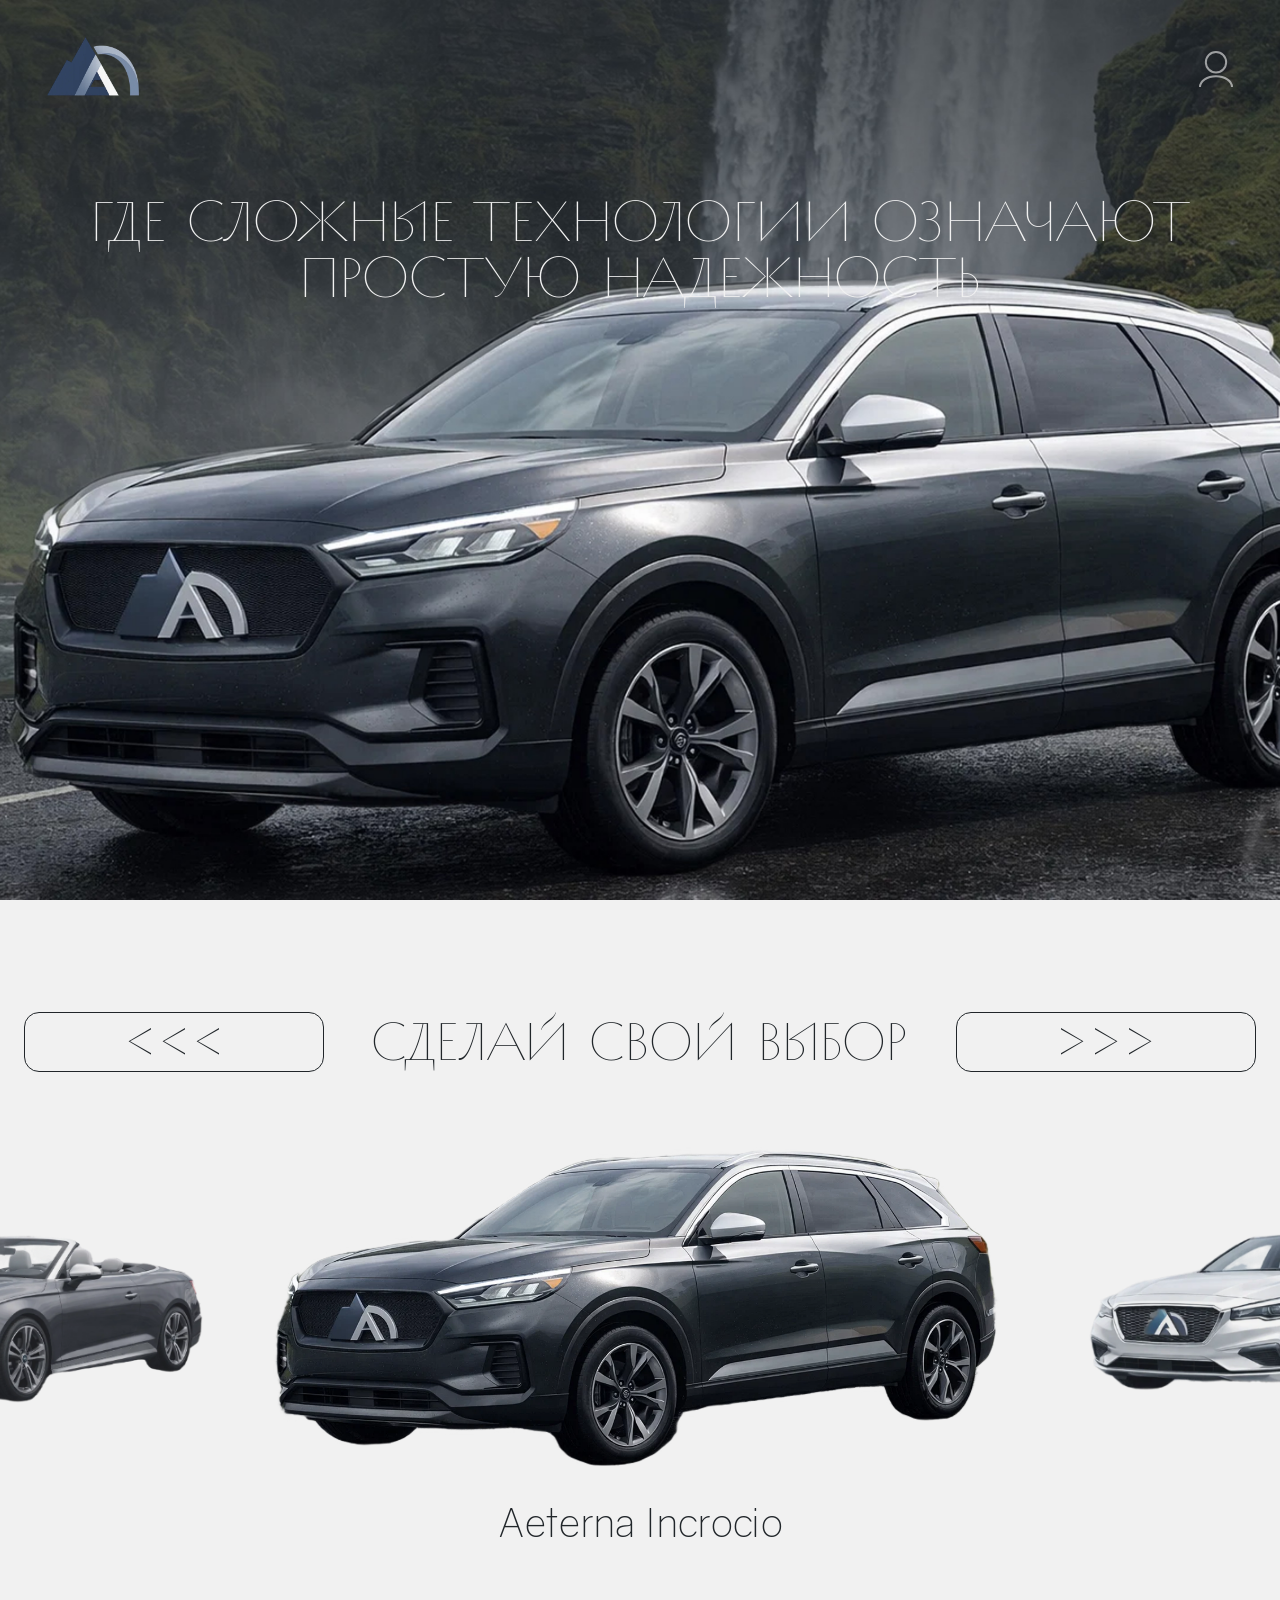
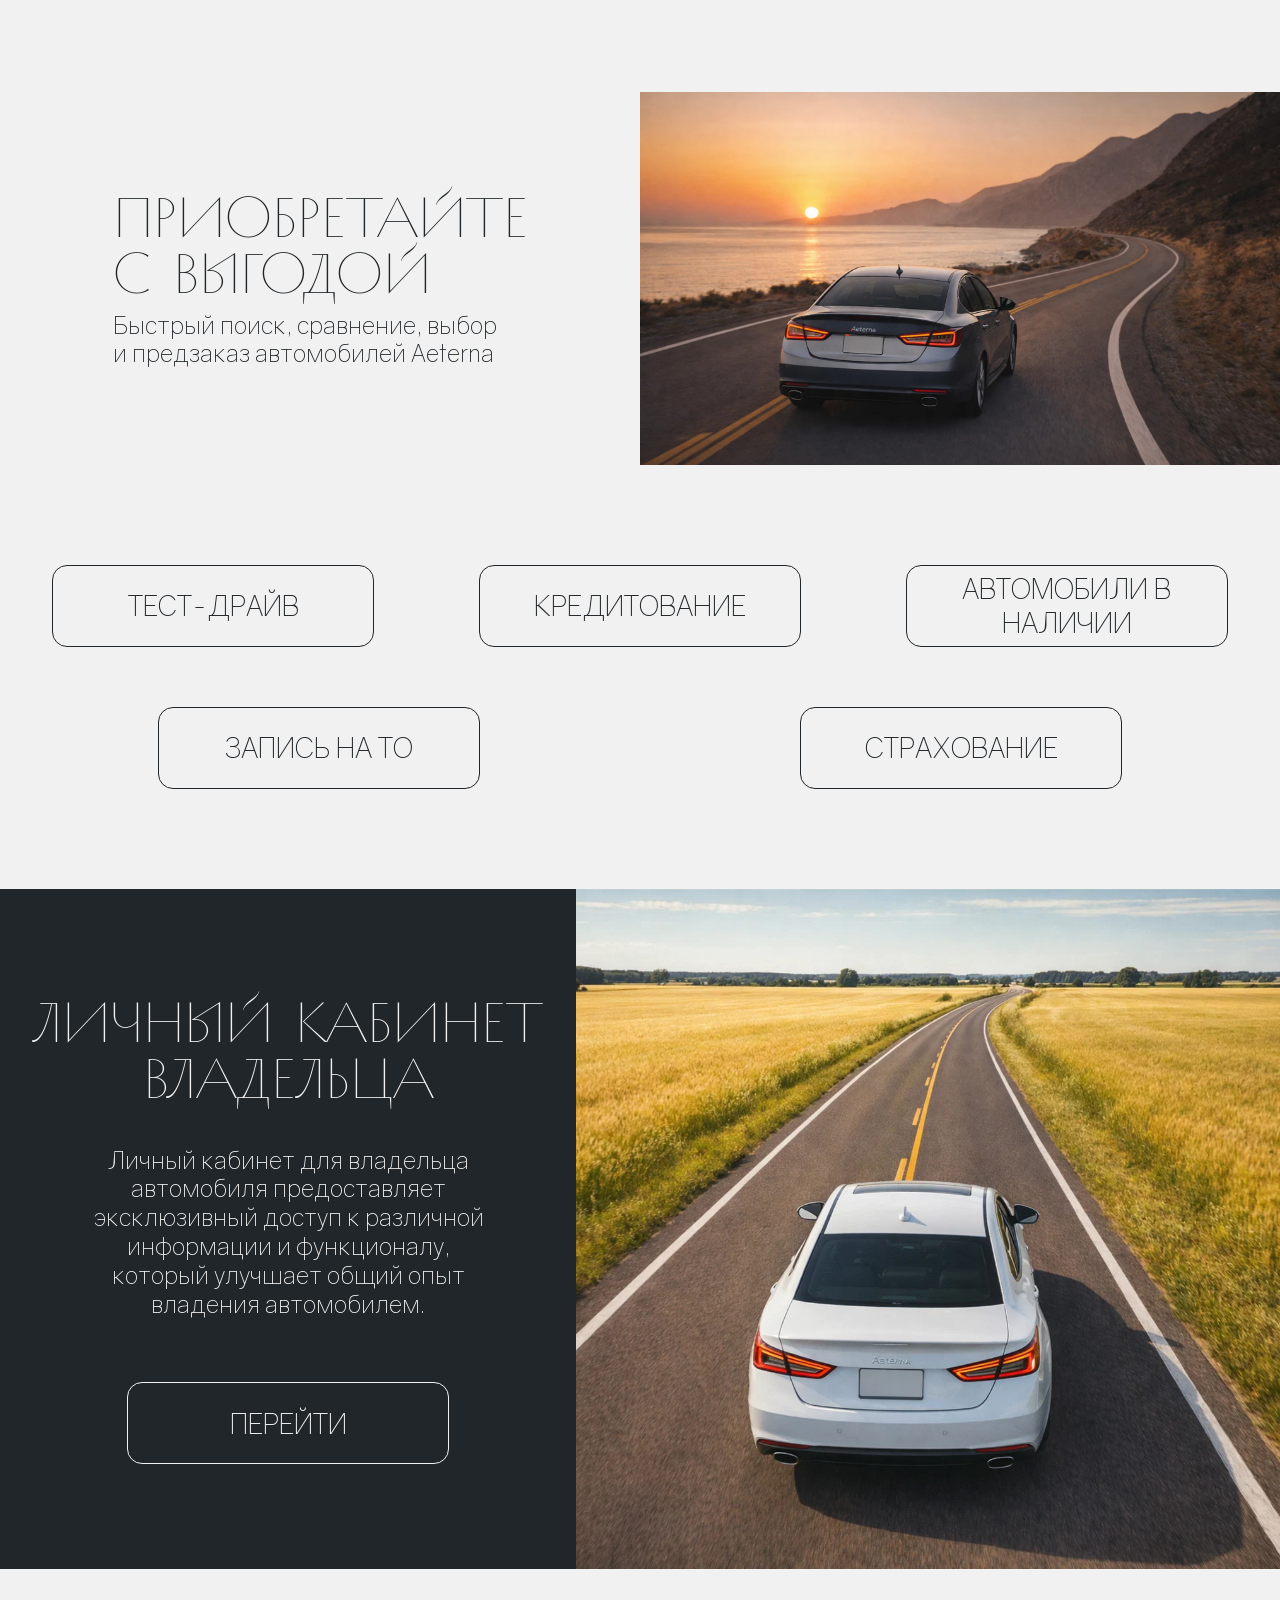
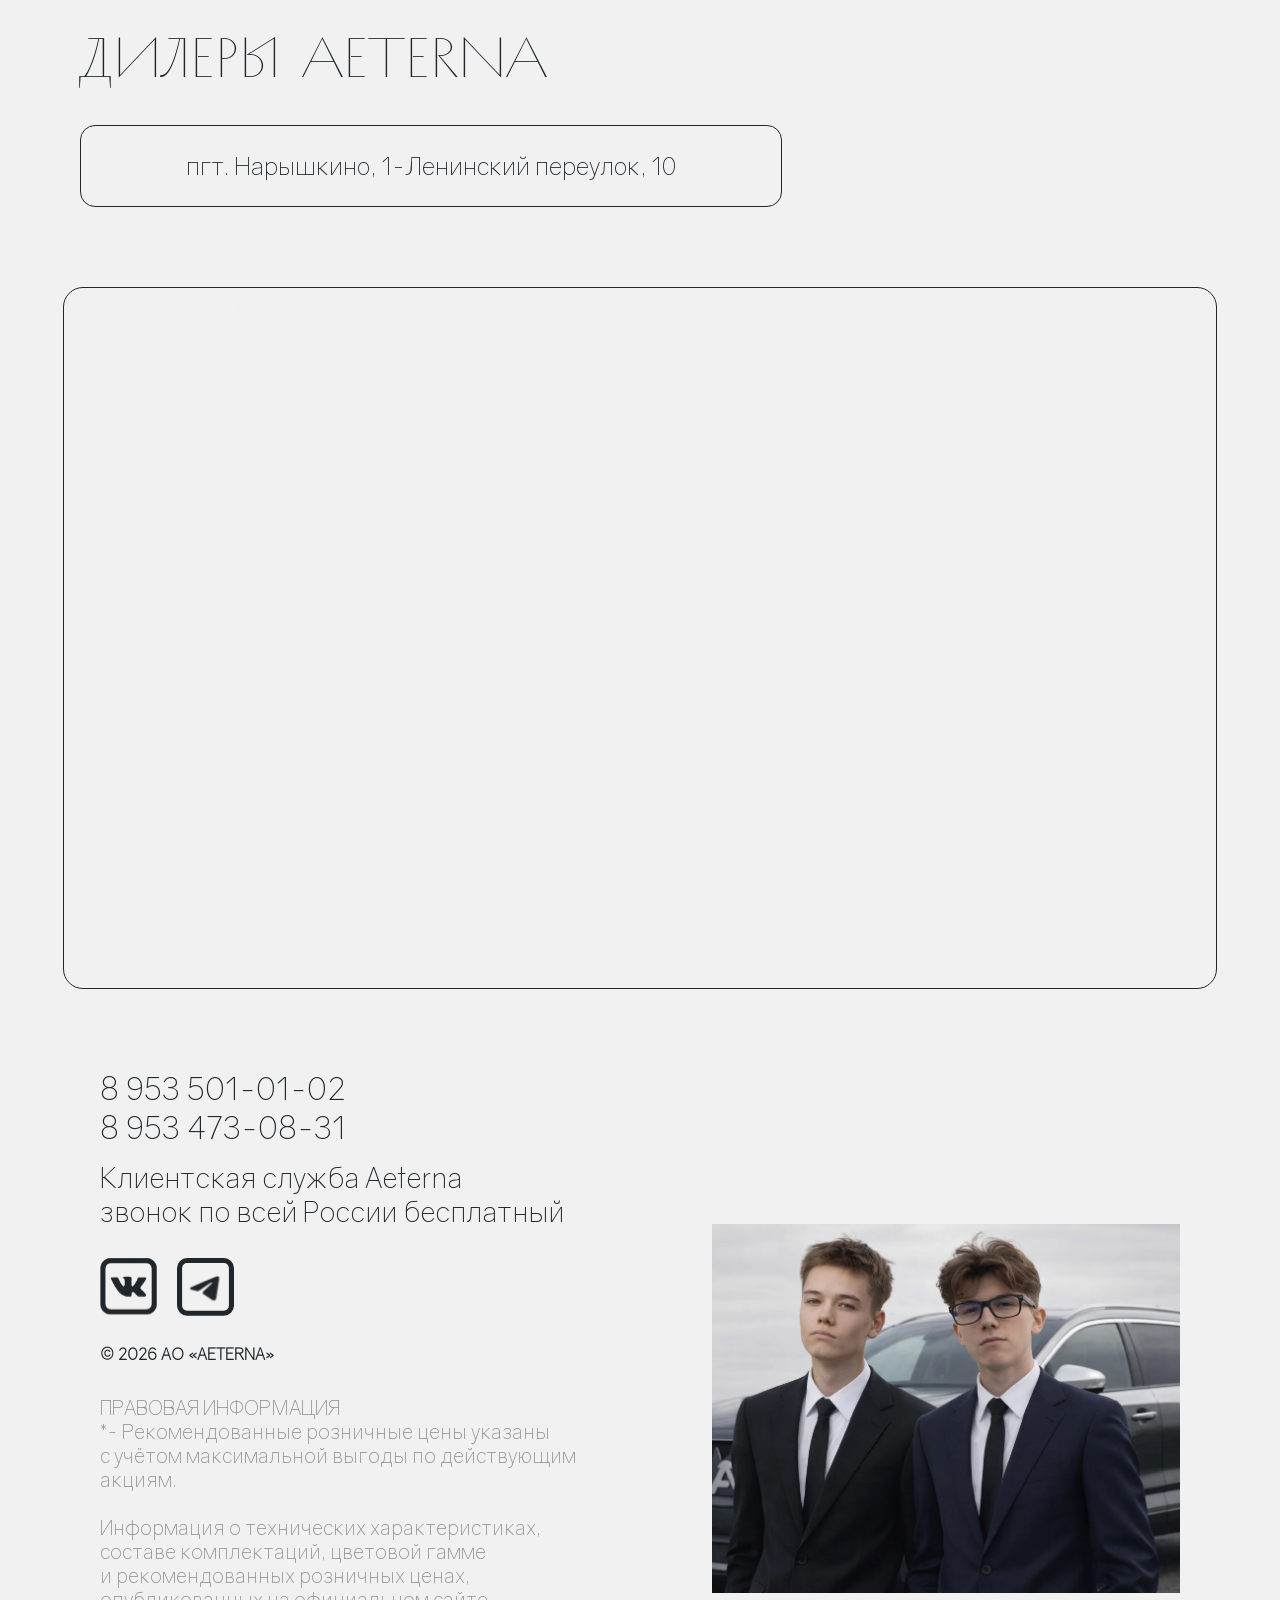
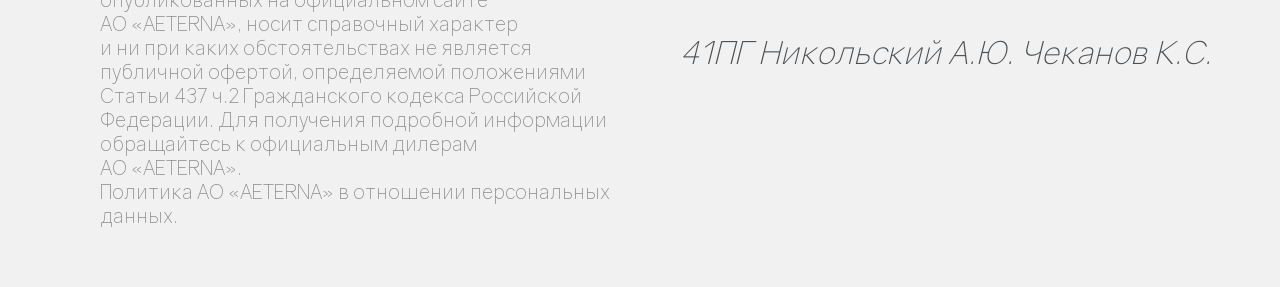
<file: index.html>
<!DOCTYPE html>
<html lang="ru">
<head>
    <meta charset="UTF-8">
    <meta name="viewport" content="width=device-width, initial-scale=1.0">
    <title>Aeterna</title>
    <link rel="stylesheet" href="css/normalize.css">
    <link rel="stylesheet" href="css/style.css">
    <link rel="shortcut icon" href="images/favicon.svg" type="image/x-icon">
    <link rel="stylesheet" href="https://cdn.jsdelivr.net/npm/swiper@11/swiper-bundle.min.css"/>
    <script src="js/models-slider.js" defer></script>
    <script src="js/modals.js" defer></script>
    <script src="js/cars.js" defer></script>
</head>
<body>
    <main>
        <section class="hero">
            <div class="hero__top">
                <a href="#" class="hero__logo">
                    <img src="images/favicon.svg" alt="Aeterna" loading="lazy">
                </a>
                <a href="profile.html" class="hero__user-link" data-modal="auth">
                    <img src="images/user.svg" alt="Личный кабинет" loading="lazy">
                </a>
            </div>
            <div class="hero__content">
                <h1 class="hero__title">ГДЕ СЛОЖНЫЕ ТЕХНОЛОГИИ ОЗНАЧАЮТ ПРОСТУЮ НАДЕЖНОСТЬ</h1>
            </div>
        </section>

        <section class="models" id="models-section">
            <div class="models__top">
                <button type="button" class="models__top-button" data-carousel-prev aria-controls="models-carousel" aria-label="Предыдущая модель"><<<</button>
                <h2 class="models__title">СДЕЛАЙ СВОЙ ВЫБОР</h2>
                <button type="button" class="models__top-button" data-carousel-next aria-controls="models-carousel" aria-label="Следующая модель">>>></button>
            </div>
            <div class="models__viewport" id="models-carousel">
                <div class="models__track">
                    <div class="models__slide" data-model="celeste">
                        <a href="#" class="models__slide-link" data-modal="car">
                            <figure class="models__figure">
                                <img src="images/celeste.png" alt="Aeterna Celeste" class="models__image" loading="lazy">
                                <figcaption class="models__caption">Aeterna Celeste</figcaption>
                            </figure>
                        </a>
                    </div>
                    <div class="models__slide" data-model="incrocio">
                        <a href="#" class="models__slide-link" data-modal="car">
                            <figure class="models__figure">
                                <img src="images/incrocio.png" alt="Aeterna Incrocio" class="models__image" loading="lazy">
                                <figcaption class="models__caption">Aeterna Incrocio</figcaption>
                            </figure>
                        </a>
                    </div>
                    <div class="models__slide" data-model="berlina">
                        <a href="#" class="models__slide-link" data-modal="car">
                            <figure class="models__figure">
                                <img src="images/berlina.png" alt="Aeterna Berlina" class="models__image" loading="lazy">
                                <figcaption class="models__caption">Aeterna Berlina</figcaption>
                            </figure>
                        </a>
                    </div>
                </div>
            </div>
        </section>

        <section class="benefits">
            <div class="benefits__top">
                <div class="benefits__text">
                    <h2 class="benefits__title">ПРИОБРЕТАЙТЕ<br>С ВЫГОДОЙ</h2>
                    <p class="benefits__description">Быстрый поиск, сравнение, выбор<br>и предзаказ автомобилей Aeterna</p>
                </div>
                <img src="images/rode1.jpg" alt="Aeterna Berlina на фоне заката" class="benefits__image" loading="lazy">
            </div>
            <div class="benefits__buttons-top">
                <a href="/request.html" class="button">ТЕСТ-ДРАЙВ</a>
                <a href="/request.html" class="button">КРЕДИТОВАНИЕ</a>
                <a href="#models-section" class="button">АВТОМОБИЛИ В НАЛИЧИИ</a>
            </div>
            <div class="benefits__buttons-bottom">
                <a href="/request.html" class="button">ЗАПИСЬ НА ТО</a>
                <a href="/request.html" class="button">СТРАХОВАНИЕ</a>
            </div>
        </section>

        <section class="cabinet">
            <div class="cabinet__left">
                <h2 class="cabinet__title">ЛИЧНЫЙ КАБИНЕТ<br>ВЛАДЕЛЬЦА</h2>
                <p class="cabinet__description">Личный кабинет для владельца<br>
                    автомобиля предоставляет<br>
                    эксклюзивный доступ к различной<br>
                    информации и функционалу,<br>
                    который улучшает общий опыт<br>
                    владения автомобилем.</p>
                <a href="profile.html" class="button">ПЕРЕЙТИ</a> <!-- data-modal="auth" -->
            </div>
            <img src="images/rode2.jpg" alt="Aeterna Berlina на фоне заката" class="cabinet__image" loading="lazy">
        </section>

        <section class="dealers">
            <h2 class="dealers__title">ДИЛЕРЫ AETERNA</h2>
            <a href="https://yandex.com/maps/-/CPR5BLJr" class="dealers__address" target="_blank" rel="noopener noreferrer">
                пгт. Нарышкино, 1-Ленинский переулок, 10
            </a>
            <div class="dealers__map">
                <div style="position:relative;overflow:hidden;">
                    <a href="https://yandex.com/maps/10772/oryol-oblast/?utm_medium=mapframe&utm_source=maps" 
                    style="color:#eee;font-size:12px;position:absolute;top:0px;">Орловская область</a>
                    <a href="https://yandex.com/maps/10772/oryol-oblast/house/1_y_leninskiy_pereulok_10/Z0wYcQNhQUIFQFtofXV3cnxlZA==/?ll=35.741260%2C52.963053&utm_medium=mapframe&utm_source=maps&z=17" 
                    style="color:#eee;font-size:12px;position:absolute;top:14px;">1-й Ленинский переулок, 10 — Яндекс Карты</a>
                    
                    <iframe 
                        src="https://yandex.com/map-widget/v1/?ll=35.741260%2C52.963053&mode=whatshere&utm_source=share&whatshere%5Bpoint%5D=35.741872%2C52.963060&whatshere%5Bzoom%5D=17&z=17" 
                        width="100%" 
                        height="100%" 
                        frameborder="0" 
                        allowfullscreen="true" 
                        style="position:relative;">
                    </iframe>
                </div>
            </div>
        </section>
    </main>

    <footer class="footer">
        <div class="footer__left">
            <div class="footer__contacts">
                <p class="footer__phones">
                    8 953 501-01-02<br>8 953 473-08-31
                </p>
                <p class="footer__service">
                    Клиентская служба Aeterna<br>звонок по всей России бесплатный
                </p>
            </div>
            <div class="footer__social">
                <a href="https://vk.com/kostranzes" class="footer__social-link" target="_blank" rel="noopener noreferrer">
                    <img src="images/vk.svg" alt="Мы во ВКонтакте" loading="lazy">
                </a>
                <a href="https://t.me/ne_r0mAAshka" class="footer__social-link" target="_blank" rel="noopener noreferrer">
                    <img src="images/telegram.svg" alt="Мы в Telegram" loading="lazy">
                </a>
            </div>
            <div class="footer__legal">
                <h3 class="footer__copyright">&copy; 2026 АО «AETERNA»</h3>
                <p class="footer__legal-text">
                    ПРАВОВАЯ ИНФОРМАЦИЯ<br>
                    *- Рекомендованные розничные цены указаны с учётом максимальной 
                    выгоды по действующим акциям.<br><br>
                    Информация о технических характеристиках, составе комплектаций, 
                    цветовой гамме и рекомендованных розничных ценах, 
                    опубликованных на официальном сайте АО «AETERNA», носит 
                    справочный характер и ни при каких обстоятельствах не является 
                    публичной офертой, определяемой положениями Статьи 437 ч.2 
                    Гражданского кодекса Российской Федерации. Для получения 
                    подробной информации обращайтесь к официальным дилерам 
                    АО «AETERNA».<br>
                    Политика АО «AETERNA» в отношении персональных данных.
                </p>
            </div>
        </div>
        <div class="footer__developers">
            <img src="images/successful-success.jpg" alt="Величайшие разрабы данного шедевра" loading="lazy">
            <p class="footer__developers-text">41ПГ Никольский А.Ю. Чеканов К.С.</p>
        </div>
    </footer>

    <div class="modal" id="auth-modal" aria-hidden="true" role="dialog" aria-modal="true" aria-labelledby="auth-title">
        <div class="modal__overlay"></div>
        <div class="modal__dialog">
            <button class="modal__close" aria-label="Закрыть">×</button>
            <div class="modal__header">
                <img src="images/favicon.svg" alt="" class="modal__icon" loading="lazy">
                <h2 class="modal__title" id="auth-title">АВТОРИЗАЦИЯ</h2>
            </div>
            <form class="modal__form">
                <input type="text" id="auth-login" class="modal__input" placeholder="Телефон/email" required>
                <input type="password" id="auth-password" class="modal__input" placeholder="Пароль" required>
                <button type="submit" class="modal__btn">Войти</button>
            </form>
            <div class="modal__footer">
                <a href="#reg-modal" class="modal__switch">
                    <span class="modal__pointer">Зарегистрироваться</span>
                </a>
                <a href="#forgot-modal" class="modal__switch">
                    <span class="modal__pointer">Забыли пароль?</span>
                </a>
                <a href="#" class="modal__social">
                    <span class="modal__pointer">Войти через Telegram</span>
                </a>
            </div>
        </div>
    </div>

    <div class="modal" id="reg-modal" aria-hidden="true" role="dialog" aria-modal="true" aria-labelledby="reg-title">
        <div class="modal__overlay"></div>
        <div class="modal__dialog">
            <button class="modal__close" aria-label="Закрыть">×</button>
            <div class="modal__header">
                <img src="images/favicon.svg" alt="" class="modal__icon" loading="lazy">
                <h2 class="modal__title" id="reg-title">РЕГИСТРАЦИЯ</h2>
            </div>
            <form class="modal__form">
                <input type="text" id="reg-name" class="modal__input" placeholder="Имя" required>
                <input type="text" id="reg-surname" class="modal__input" placeholder="Фамилия" required>
                <input type="tel" id="reg-phone" class="modal__input" placeholder="Телефон" required>
                <input type="email" id="reg-email" class="modal__input" placeholder="Email" required>
                <input type="password" id="reg-password" class="modal__input" placeholder="Пароль" required>
                <button type="submit" class="modal__btn">Зарегистрироваться</button>
            </form>
            <div class="modal__footer">
                <a href="#auth-modal" class="modal__switch">
                    <span class="modal__pointer">Уже есть аккаунт? Войти</span>
                </a>
                <a href="#" class="modal__social">
                    <span class="modal__pointer">Зарегистрироваться через Telegram</span>
                </a>
            </div>
        </div>
    </div>

    <div class="modal" id="forgot-modal" aria-hidden="true" role="dialog" aria-modal="true" aria-labelledby="forgot-title">
        <div class="modal__overlay"></div>
        <div class="modal__dialog">
            <button class="modal__close" aria-label="Закрыть">×</button>
            <div class="modal__header">
                <img src="images/favicon.svg" alt="" class="modal__icon" loading="lazy">
                <h2 class="modal__title" id="forgot-title">ВОССТАНОВЛЕНИЕ ПАРОЛЯ</h2>
            </div>
            <form class="modal__form">
                <input type="email" id="forgot-email" class="modal__input" placeholder="Email" required autocomplete="email">
                <button type="button" class="modal__btn" id="send-code-btn">Отправить код</button>
            </form>
            <div class="modal__footer">
                <a href="#auth-modal" class="modal__switch">
                    <span class="modal__pointer">Вернуться к авторизации</span>
                </a>
            </div>
        </div>
    </div>

    <div class="modal" id="forgot-code-modal" aria-hidden="true" role="dialog" aria-modal="true" aria-labelledby="forgot-code-title">
        <div class="modal__overlay"></div>
        <div class="modal__dialog">
            <button class="modal__close" aria-label="Закрыть">×</button>
            <div class="modal__header">
                <img src="images/favicon.svg" alt="" class="modal__icon" loading="lazy">
                <h2 class="modal__title" id="forgot-code-title">ВОССТАНОВЛЕНИЕ ПАРОЛЯ</h2>
            </div>
            <form class="modal__form">
                <div class="modal__otp-container">
                    <input type="text" class="modal__otp-input" maxlength="1" inputmode="numeric" pattern="[0-9]" autocomplete="off" required>
                    <input type="text" class="modal__otp-input" maxlength="1" inputmode="numeric" pattern="[0-9]" autocomplete="off" required>
                    <input type="text" class="modal__otp-input" maxlength="1" inputmode="numeric" pattern="[0-9]" autocomplete="off" required>
                    <input type="text" class="modal__otp-input" maxlength="1" inputmode="numeric" pattern="[0-9]" autocomplete="off" required>
                    <input type="text" class="modal__otp-input" maxlength="1" inputmode="numeric" pattern="[0-9]" autocomplete="off" required>
                    <input type="text" class="modal__otp-input" maxlength="1" inputmode="numeric" pattern="[0-9]" autocomplete="off" required>
                </div>
                <button type="button" class="modal__btn" id="verify-code-btn">Подтвердить</button>
            </form>
            <div class="modal__footer">
                <a href="#forgot-modal" class="modal__switch">
                    <span class="modal__pointer">Отправить код повторно</span>
                </a>
            </div>
        </div>
    </div>

    <div class="modal" id="forgot-newpass-modal" aria-hidden="true" role="dialog" aria-modal="true" aria-labelledby="forgot-newpass-title">
        <div class="modal__overlay"></div>
        <div class="modal__dialog">
            <button class="modal__close" aria-label="Закрыть">×</button>
            <div class="modal__header">
                <img src="images/favicon.svg" alt="" class="modal__icon" loading="lazy">
                <h2 class="modal__title" id="forgot-newpass-title">ВОССТАНОВЛЕНИЕ ПАРОЛЯ</h2>
            </div>
            <form class="modal__form">
                <input type="password" id="new-password" class="modal__input" placeholder="Новый пароль" required>
                <input type="password" id="confirm-password" class="modal__input" placeholder="Подтвердите пароль" required>
                <button type="submit" class="modal__btn">Сменить пароль</button>
            </form>
        </div>
    </div>

    <div class="modal modal--car" id="car-modal" aria-hidden="true" role="dialog" aria-modal="true" aria-labelledby="car-title">
        <div class="modal__overlay"></div>
        <div class="modal__dialog">
            <button class="modal__close" aria-label="Закрыть">×</button>
            <div class="modal__car-inner">
                <div class="modal__car-left">
                    <div class="modal__car-slider swiper">
                        <div class="swiper-wrapper" id="car-slider-wrapper"></div>
                        <div class="swiper-button-next"></div>
                        <div class="swiper-button-prev"></div>
                    </div>
                    <div class="modal__car-buttons">
                        <a href="/request.html" class="modal__car-btn" id="consult-btn">КОНСУЛЬТАЦИЯ</a>
                        <a href="/request.html" class="modal__car-btn" id="testdrive-btn">ТЕСТ-ДРАЙВ</a>
                    </div>
                </div>
                <div class="modal__car-right">
                    <h2 id="car-title" class="modal__car-title"></h2>
                    <p id="car-spec-line" class="modal__car-spec"></p>
                    <div id="car-description" class="modal__car-description"></div>
                    <div id="car-price" class="modal__car-price"></div>
                    <div class="modal__car-tech">
                        <h3 class="modal__car-tech-title">ТЕХНИЧЕСКИЕ ХАРАКТЕРИСТИКИ</h3>
                        <div class="modal__tech-list" id="tech-list"></div>
                    </div>
                </div>
            </div>
        </div>
    </div>

    <script src="https://cdn.jsdelivr.net/npm/swiper@11/swiper-bundle.min.js"></script>
</body>
</html>
</file>
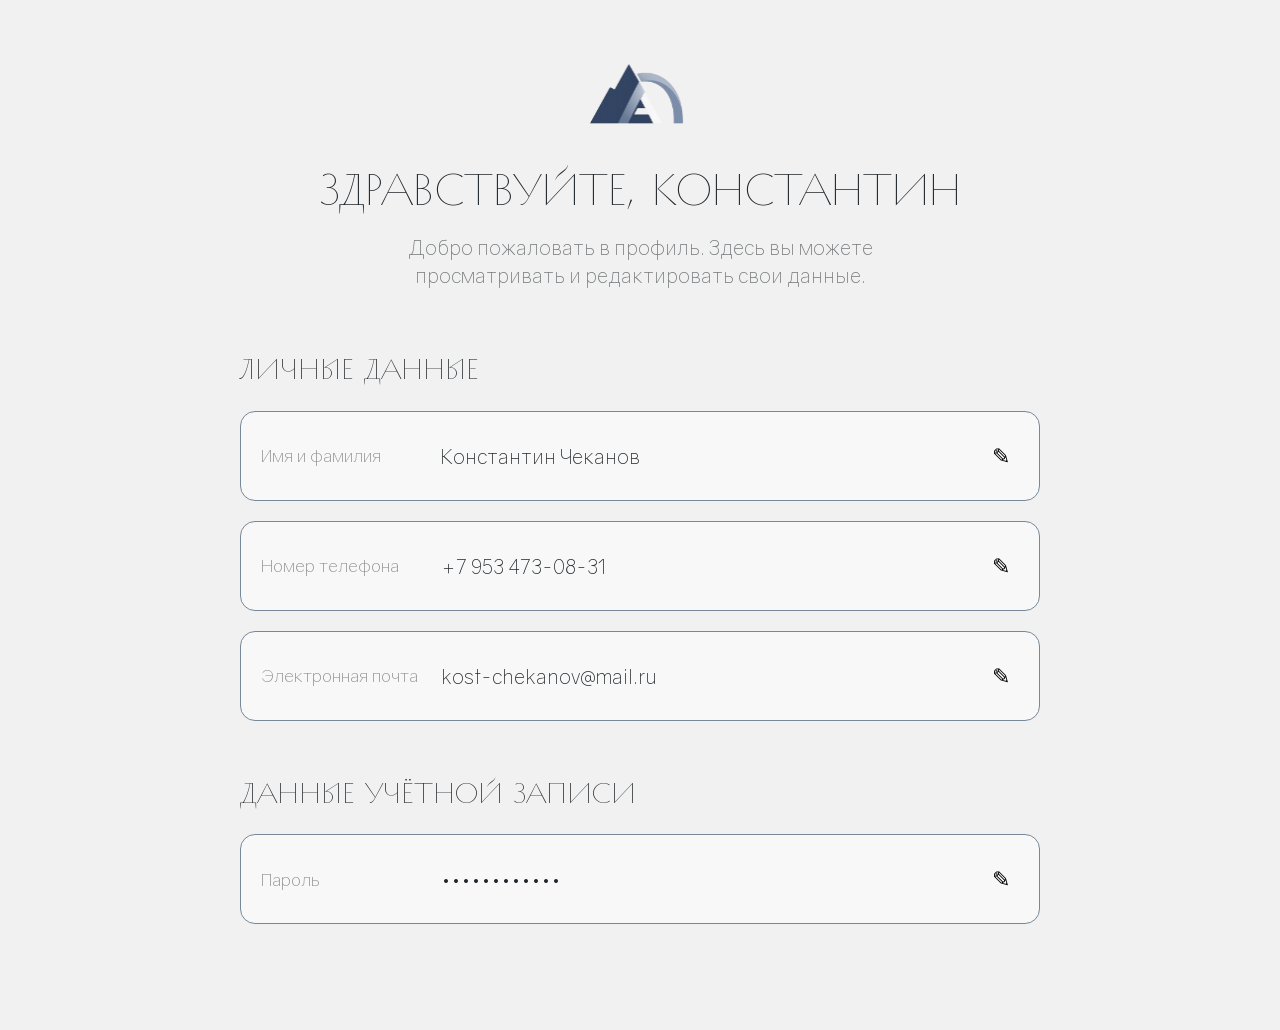
<file: profile.html>
<!DOCTYPE html>
<html lang="ru">
<head>
    <meta charset="UTF-8">
    <meta name="viewport" content="width=device-width, initial-scale=1.0">
    <title>Личный кабинет — Aeterna</title>
    <link rel="stylesheet" href="css/normalize.css">
    <link rel="stylesheet" href="css/style.css">
    <link rel="shortcut icon" href="images/favicon.svg" type="image/x-icon">
    <script src="js/profile.js" defer></script>
</head>
<body>
    <main class="profile">
        <div class="profile__header">
            <a href="index.html" class="profile__logo">
                <img src="images/favicon.svg" alt="Aeterna" loading="lazy">
            </a>
            <h1 class="profile__greeting">ЗДРАВСТВУЙТЕ, КОНСТАНТИН</h1>
            <p class="profile__subtitle">
                Добро пожаловать в профиль. Здесь вы можете просматривать и редактировать свои данные.
            </p>
        </div>

        <section class="profile__section">
            <h2 class="profile__section-title">ЛИЧНЫЕ ДАННЫЕ</h2>

            <div class="profile__data-list">

                <div class="profile__data-row" data-field="name">
                    <span class="profile__data-label">Имя и фамилия</span>
                    <span class="profile__data-value" id="value-name">Константин Чеканов</span>
                    <input type="text" class="profile__data-input" id="input-name" value="Константин Чеканов">
                    
                    <button class="profile__edit-btn" title="Редактировать">✎</button>
                    <button class="profile__save-btn" title="Сохранить" style="display: none;">✔</button>
                </div>

                <div class="profile__data-row" data-field="phone">
                    <span class="profile__data-label">Номер телефона</span>
                    <span class="profile__data-value" id="value-phone">+7 953 473-08-31</span>
                    <input type="tel" class="profile__data-input" id="input-phone" value="+7 953 473-08-31">
                    
                    <button class="profile__edit-btn" title="Редактировать">✎</button>
                    <button class="profile__save-btn" title="Сохранить" style="display: none;">✔</button>
                </div>

                <div class="profile__data-row" data-field="email">
                    <span class="profile__data-label">Электронная почта</span>
                    <span class="profile__data-value" id="value-email">kost-chekanov@mail.ru</span>
                    <input type="email" class="profile__data-input" id="input-email" value="kost-chekanov@mail.ru">
                    
                    <button class="profile__edit-btn" title="Редактировать">✎</button>
                    <button class="profile__save-btn" title="Сохранить" style="display: none;">✔</button>
                </div>

            </div>
        </section>

        <section class="profile__section">
            <h2 class="profile__section-title">ДАННЫЕ УЧЁТНОЙ ЗАПИСИ</h2>
            
            <div class="profile__data-row">
                <span class="profile__data-label">Пароль</span>
                <span class="profile__data-value">••••••••••••</span>
                <button class="profile__edit-btn" title="Изменить пароль">✎</button>
            </div>

            <a href="index.html" class="profile__logout-btn">Выйти из аккаунта</a>
        </section>
    </main>
</body>
</html>
</file>
<file: css/style.css>
@font-face {
    font-family: 'Gravity';
    src: url(../fonts/Gravity.woff2) format(woff2);
    font-weight: 300;
    font-style: normal;
    font-display: swap;
}

@font-face {
    font-family: 'TT Ricordi Allegria';
    src: url(../fonts/TT-Ricordi-Allegria.woff2) format(woff2);
    font-weight: 300;
    font-style: normal;
    font-display: swap;
}

:root {
    --white: #F1F1F1;
    --black: #21262A;
    --gray: #778898;
}

* {
    margin: 0;
    padding: 0;
}

html {
    scroll-behavior: smooth;
    overflow-x: hidden;
}

body {
    font-family: 'Gravity', sans-serif;
    font-weight: 300;
    line-height: 1.2;
    color: var(--black);
    background-color: var(--white);
    overflow-x: hidden;
}

main {
    letter-spacing: 13%;
}

a {
    text-decoration: none;
}

img {
    max-width: 100%;
    user-select: none;
}

.hero {
    background: url(../images/hero-background.jpg);
    background-size: cover;
    background-position: center;
    background-repeat: no-repeat;
    position: relative;
    color: var(--white);
    text-align: center;
    min-height: 100vh;
}

.hero__top {
    display: flex;
    justify-content: space-between;
    align-items: center;
    padding: 2.3125rem 2.9375rem;
}

.hero__logo img {
    height: 3.9375rem;
    display: block;
}

.hero__user-link img {
    height: 2.25rem;
    display: block;
    opacity: 0.6;
    transition: opacity 0.3s;
}

.hero__content {
    padding-top: 3.5rem;
    display: flex;
    align-items: center;
    justify-content: center;
}

.hero__title {
    font-family: 'TT Ricordi Allegria', sans-serif;
    font-size: 3.5rem;
    letter-spacing: 0;
    line-height: 1;
    font-weight: 300;
    padding-inline: 0.625rem;
}

.models__top {
    padding-top: 7rem;
    display: flex;
    justify-content: space-around;
    align-items: center;
}

.models__title {
    font-family: 'TT Ricordi Allegria', sans-serif;
    font-size: 3.25rem;
    font-weight: 300;
    letter-spacing: 0;
    line-height: 1;
}

.models__top-button {
    display: flex;
    align-items: center;
    justify-content: center;
    color: var(--black);
    font-family: 'TT Ricordi Allegria', sans-serif;
    font-size: 4rem;
    letter-spacing: 0;
    width: 18.75rem;
    height: 3.75rem;
    border: 0.0625rem solid var(--black);
    border-radius: 0.9375rem;
    background: transparent;
    cursor: pointer;
    transition: all 0.3s ease;
}

.models__viewport {
    --carousel-move-duration: 0.55s;
    --carousel-move-ease: cubic-bezier(0.25, 0.1, 0.25, 1);
    --carousel-active-inner-nudge: 0px;
    --wheel-slot: clamp(23.75rem, 50vw, 40rem);
    --wheel-drag: 0px;

    padding-bottom: 11.25rem;
    overflow: hidden;
    width: 100%;
    max-width: 100%;
    outline: none;
    touch-action: none;
}

.models__viewport:focus-visible {
    outline: 2px solid var(--black);
    outline-offset: 4px;
}

.models__viewport--dragging {
    cursor: grabbing;
    user-select: none;
}

.models__viewport--dragging .models__slide,
.models__viewport--skip-transition .models__slide,
.models__viewport--dragging .models__figure,
.models__viewport--skip-transition .models__figure,
.models__viewport--dragging .models__caption,
.models__viewport--skip-transition .models__caption {
    transition: none;
}

.models__track {
    position: relative;
    width: 100%;
    min-height: clamp(27.5rem, 45vh, 45rem);
    margin: 0 auto;
}

.models__slide {
    --wheel-x: 0;

    position: absolute;
    left: 50%;
    bottom: 0;
    width: clamp(18.75rem, 36vw, 30rem);
    will-change: transform;
    transition: transform var(--carousel-move-duration) var(--carousel-move-ease);
    transform: translateX(-50%) translateX(calc(var(--wheel-x, 0) * var(--wheel-slot) + var(--wheel-drag, 0px)));
}

.models__slide-link {
    display: block;
    color: inherit;
}

.models__slide[data-wheel-depth="2"] .models__slide-link,
.models__slide[data-wheel-depth="3"] .models__slide-link {
    pointer-events: none;
}

.models__figure {
    margin: 0;
    text-align: center;
    transform-origin: 50% 100%;
    backface-visibility: hidden;
    transition:
        transform var(--carousel-move-duration) var(--carousel-move-ease),
        opacity var(--carousel-move-duration) ease,
        filter var(--carousel-move-duration) ease;
}

.models__image {
    width: 100%;
    display: block;
}

.models__caption {
    margin-top: 1.25rem;
    font-size: 1.5rem;
    letter-spacing: 0;
    min-height: 2.5em;
    box-sizing: border-box;
    transition:
        opacity var(--carousel-move-duration) ease,
        margin-top var(--carousel-move-duration) ease,
        visibility var(--carousel-move-duration);
}

.models__slide[data-wheel-depth="0"] .models__figure {
    transform: translateX(var(--carousel-active-inner-nudge)) scale(1.65) translateY(3.25rem);
    opacity: 1;
    filter: none;
}

.models__slide[data-wheel-depth="1"] .models__figure {
    transform: scale(0.9) translateY(-2.5rem);
    opacity: 0.92;
    filter: brightness(0.96);
}

.models__slide[data-wheel-depth="2"] .models__figure {
    transform: scale(0.76) translateY(-3.25rem);
    opacity: 0.62;
    filter: brightness(0.88);
}

.models__slide[data-wheel-depth="3"] .models__figure {
    transform: scale(0.64) translateY(-3.625rem);
    opacity: 0.45;
    filter: brightness(0.82);
}

.models__slide:not([data-wheel-depth="0"]) .models__caption {
    opacity: 0;
    visibility: hidden;
    overflow: hidden;
    pointer-events: none;
}

.models__slide[data-wheel-depth="0"] .models__caption {
    opacity: 1;
    visibility: visible;
}

.benefits__text {
    margin: 0 auto;
}

.benefits__top {
    display: flex;
    justify-content: space-between;
    align-items: center;
}

.benefits__title {
    font-family: 'TT Ricordi Allegria', sans-serif;
    font-size: 3.5rem;
    font-weight: 300;
    letter-spacing: 0;
    line-height: 1;
}

.benefits__description {
    margin-top: 0.625rem;
    font-size: 1.5rem;
}

.benefits__image {
    width: 50%;
}

.benefits__buttons-top {
    padding-top: 6.25rem;
    padding-bottom: 3.75rem;
    display: flex;
    justify-content: space-around;
    align-items: center;
}

.benefits__buttons-bottom {
    padding-bottom: 6.25rem;
    gap: 20rem;
    display: flex;
    justify-content: center;
    align-items: center;
}

.button {
    display: flex;
    align-items: center;
    text-align: center;
    justify-content: center;
    color: var(--black);
    font-size: 1.75rem;
    letter-spacing: 13%;
    width: 20rem;
    height: 5rem;
    border: 0.0625rem solid var(--black);
    border-radius: 0.9375rem;
    background: transparent;
    cursor: pointer;
    transition: all 0.3s ease;
}

.cabinet {
    display: flex;
    align-items: center;
    justify-content: space-between;
    color: var(--white);
    background: var(--black);
}

.cabinet__left {
    margin: 0 auto;
    display: flex;
    flex-direction: column;
    align-items: center;
    justify-content: center;
    text-align: center;
    padding: 2.5rem 1rem;
}

.cabinet__title {
    font-family: 'TT Ricordi Allegria', sans-serif;
    font-size: 3.5rem;
    font-weight: 300;
    letter-spacing: 0;
    line-height: 1;
    margin-bottom: 2.5rem;
}

.cabinet__description {
    font-size: 1.5rem;
    margin-bottom: 4rem;
}

.cabinet__left .button {
    color: var(--white);
    border-color: var(--white);
    transition: all 0.5s ease;
}

.cabinet__image {
    width: 55%;
}

.dealers__title {
    margin: 3.75rem 0 2.5rem;
    padding-left: 5rem;
    font-family: 'TT Ricordi Allegria', sans-serif;
    font-size: 3.5rem;
    font-weight: 300;
    letter-spacing: 0;
    line-height: 1;
}

.dealers__address {
    display: flex;
    align-items: center;
    justify-content: center;
    width: 43.75rem;
    height: 5rem;
    font-size: 1.5rem;
    color: var(--black);
    border: 0.0625rem solid var(--black);
    border-radius: 0.9375rem;
    margin-left: 5rem;
    transition: all 0.4s ease;
}

.dealers__map {
    margin: 5rem auto;
    border: 0.0625rem solid var(--black);
    width: 90%;
    height: 43.75rem;
    border-radius: 1.25rem;
    overflow: hidden;
}

.dealers__map > div {
    height: 100%;
}

.dealers__map iframe {
    display: block;
    width: 100%;
    height: 100%;
    border: 0;
}

.footer {
    display: flex;
    justify-content: space-between;
    padding-bottom: 3.75rem;
}

.footer__left {
    display: flex;
    flex-direction: column;
    align-items: flex-start;
    max-width: 40%;
    padding-left: 6.25rem;
}

.footer__contacts {
    display: flex;
    flex-direction: column;
    gap: 0.9375rem;
    margin-bottom: 1.875rem;
}

.footer__phones {
    font-size: 2rem;
}

.footer__service {
    font-size: 1.75rem;
}

.footer__social {
    display: flex;
    gap: 1.25rem;
    margin-bottom: 1.5625rem;
}

.footer__social-link img {
    width: 3.5625rem;
    transition: transform 0.3s ease;
}

.footer__legal h3 {
    font-size: 1rem;
    margin-bottom: 1.875rem;
}

.footer__legal-text {
    font-size: 1.25rem;
    opacity: 0.5;
}

.footer__developers {
    display: flex;
    flex-direction: column;
    align-items: center;
    justify-content: center;
    gap: 2.5rem;
}

.footer__developers-text {
    font-style: italic;
    font-size: 2rem;
    opacity: 0.8;
}

.footer__developers img {
    max-width: 70%;
}

.modal {
    position: fixed;
    inset: 0;
    z-index: 1000;
    justify-content: center;
    align-items: center;
    display: flex;
    opacity: 0;
    visibility: hidden;
    pointer-events: none;
    transition: opacity 0.3s ease, visibility 0s linear 0.4s;
}

.modal--active {
    opacity: 1;
    visibility: visible;
    pointer-events: auto;
    transition: opacity 0.3s ease, visibility 0s;
}

.modal__overlay {
    position: absolute;
    inset: 0;
    background: rgba(0, 0, 0, 0.6);
    opacity: 0;
    transition: opacity 0.3s ease;
}

.modal--active .modal__overlay {
    opacity: 1;
}

.modal__dialog {
    position: relative;
    width: 100%;
    max-width: 43.75rem;
    background: var(--white);
    border-radius: 2.1875rem;
    box-shadow: 0 1.25rem 3.75rem rgba(0, 0, 0, 0.3);
    padding: 2.5rem 2rem;
    opacity: 0;
    transform: scaleY(0) translateY(-2.5rem);
    transform-origin: top;
    transition: transform 0.4s ease, opacity 0.3s ease;
}

.modal--active .modal__dialog {
    opacity: 1;
    transform: scaleY(1) translateY(0);
}

.modal__close {
    position: absolute;
    top: 0.9375rem;
    right: 2.1875rem;
    width: 2rem;
    background: transparent;
    border: none;
    font-size: 3rem;
    color: var(--black);
    cursor: pointer;
    transition: color 0.2s;
}

.modal__header {
    text-align: center;
    margin-bottom: 3rem;
}

.modal__icon {
    width: 5rem;
    height: 5rem;
    margin-bottom: 1rem;
}

.modal__title {
    font-family: 'TT Ricordi Allegria', sans-serif;
    font-weight: 300;
    font-size: 2rem;
    color: var(--black);
    letter-spacing: 13%;
    line-height: 1.2;
}

.modal__form {
    display: flex;
    flex-direction: column;
    gap: 2.5rem;
}

.modal__input {
    margin: 0 auto;
    padding: 1rem 1.25rem;
    width: 80%;
    font-size: 2rem;
    border: 0.0625rem solid var(--black);
    border-radius: 0.9375rem;
    outline: none;
}

.modal__btn {
    margin: 0 auto;
    width: 60%;
    padding: 1.125rem;
    font-size: 2rem;
    background: var(--white);
    color: var(--black);
    border: 0.0625rem solid var(--black);
    border-radius: 0.9375rem;
    cursor: pointer;
    transition: background 0.3s, color 0.3s;
}

.modal__footer {
    display: flex;
    flex-direction: column;
    text-align: center;
    margin-top: 1.5rem;
    font-size: 1.5rem;
    gap: 1.5rem;
}

.modal__footer a {
    text-decoration: none;
    pointer-events: none;
}

.modal__pointer {
    pointer-events: all;
}

.modal__switch,
.modal__social {
    color: var(--black);
    margin: 0 0.75rem;
    opacity: 0.5;
}

.modal__otp-container {
    margin: 0 auto;
    display: flex;
    justify-content: center;
    gap: 0.75rem;
}

.modal__otp-input {
    width: 3.75rem;
    height: 3.75rem;
    text-align: center;
    font-size: 2rem;
    font-weight: 500;
    border: 0.0625rem solid var(--black);
    border-radius: 0.9375rem;
    background: var(--white);
    outline: none;
    transition: all 0.2s ease;
    appearance: textfield;
    -moz-appearance: textfield;
}

.modal__otp-input:focus {
    border-color: var(--gray);
    transform: scale(1.03);
    box-shadow: 0 0 0 3px rgba(33, 38, 42, 0.1);
}

.modal__otp-input::-webkit-inner-spin-button,
.modal__otp-input::-webkit-outer-spin-button {
    -webkit-appearance: none;
    margin: 0;
}

.modal--car .modal__dialog {
    max-width: 75rem;
    padding: 2.5rem 3.125rem;
}

.modal__car-inner {
    display: grid;
    grid-template-columns: 9fr 11fr;
    gap: 3.75rem;
}

.modal__car-left {
    display: flex;
    flex-direction: column;
    justify-content: space-between;
    min-width: 0;
}

.modal__car-buttons {
    display: flex;
    flex-direction: column;
    gap: 2.5rem;
    padding-bottom: 0.625rem;
}

.modal__car-btn {
    text-align: center;
    margin: 0 auto;
    width: 60%;
    padding: 1.125rem;
    font-size: 1.5rem;
    background: var(--white);
    color: var(--black);
    border: 0.0625rem solid var(--black);
    border-radius: 0.9375rem;
    cursor: pointer;
    transition: background 0.3s, color 0.3s;
}

.modal__car-right {
    min-width: 0;
}

.modal__car-title {
    font-family: 'TT Ricordi Allegria', sans-serif;
    font-weight: 300;
    font-size: 3.5rem;
    letter-spacing: 0;
    line-height: 1;
}

.modal__car-spec {
    font-size: 1.5rem;
    letter-spacing: 13%;
    opacity: 0.5;
    margin-bottom: 1.875rem;
}

.modal__car-description {
    font-size: 1.125rem;
    line-height: 1;
    letter-spacing: 0;
}

.modal__car-price {
    margin: 2.5rem auto;
    font-family: 'TT Ricordi Allegria', sans-serif;
    font-size: 2rem;
    letter-spacing: 0;
    line-height: 1;
}

.modal__car-tech h3 {
    font-size: 1.25rem;
    color: #000000;
    margin-bottom: 1.25rem;
}

.modal__tech-item {
    font-size: 1.125rem;
    opacity: 0.5;
}

.modal__car-slider {
    width: 100%;
    height: auto;
}

.modal__car-slider img {
    width: 100%;
    border-radius: 1.875rem;
    height: auto;
    object-fit: contain;
}

.profile {
    max-width: 800px;
    margin: 0 auto;
    padding: 4rem 2rem 0;
    background: var(--white);
    max-height: 100vh;
}

.profile__header {
    text-align: center;
    margin-bottom: 4rem;
}

.profile__logo {
    display: inline-block;
    margin-bottom: 2rem;
}

.profile__logo img {
    height: 4rem;
}

.profile__greeting {
    font-family: 'TT Ricordi Allegria', sans-serif;
    font-size: 2.75rem;
    font-weight: 300;
    letter-spacing: 0;
    margin-bottom: 1rem;
    color: var(--black);
}

.profile__subtitle {
    font-size: 1.25rem;
    color: var(--black);
    opacity: 0.6;
    max-width: 600px;
    margin: 0 auto;
    line-height: 1.4;
}

.profile__section {
    margin-bottom: 3.5rem;
}

.profile__section-title {
    font-family: 'TT Ricordi Allegria', sans-serif;
    font-size: 1.75rem;
    font-weight: 300;
    letter-spacing: 0;
    margin-bottom: 1.5rem;
    color: var(--black);
}

.profile__data-list {
    display: flex;
    flex-direction: column;
    gap: 1.25rem;
}

.profile__data-row {
    display: flex;
    align-items: center;
    justify-content: space-between;
    padding: 1rem 1.25rem;
    background: #f8f8f8;
    border-radius: 0.9375rem;
    border: 0.0625rem solid var(--gray);
    min-height: 3.5rem;
    position: relative;
}

.profile__data-label {
    font-size: 1.1rem;
    color: var(--black);
    opacity: 0.5;
    flex-shrink: 0;
    width: 180px;
}

.profile__data-value {
    letter-spacing: 8%;
    font-size: 1.25rem;
    color: var(--black);
    flex-grow: 1;
    padding-right: 1rem;
}

.profile__data-input {
    flex-grow: 1;
    padding: 0.75rem 1rem;
    font-size: 1.25rem;
    border: 0.0625rem solid var(--black);
    border-radius: 0.9375rem;
    outline: none;
    background: white;
}

.profile__edit-btn,
.profile__save-btn {
    margin-left: 1rem;
    width: 2.25rem;
    height: 2.25rem;
    border: none;
    background: transparent;
    font-size: 1.4rem;
    cursor: pointer;
    display: flex;
    align-items: center;
    justify-content: center;
    border-radius: 50%;
    transition: all 0.2s ease;
}

.profile__save-btn {
    color: var(--black);
}

.profile__logout-btn {
    margin-top: 2.5rem;
    display: flex;
    justify-self: center;
    align-items: center;
    text-align: center;
    justify-content: center;
    color: var(--black);
    font-size: 1.4rem;
    letter-spacing: 13%;
    width: 20rem;
    height: 4rem;
    border: 0.0625rem solid var(--black);
    border-radius: 0.9375rem;
    transition: color 0.3s ease, border-color 0.3s ease, scale 0.3s ease;
}

.request {
    position: fixed;
    inset: 0;
    overflow: hidden;
    display: flex;
    align-items: center;
    justify-content: center;
    background: var(--black);
}

.request__background {
    position: absolute;
    inset: 0;
    background: url(../images/hero-background.jpg) center/cover no-repeat;
    filter: blur(6px);
    z-index: 1;
}

.request-card {
    position: relative;
    z-index: 2;
    width: 100%;
    max-width: 800px;
    max-height: 92vh;
    background: var(--white);
    border-radius: 24px;
    box-shadow: 0 20px 60px rgba(0, 0, 0, 0.45);
    overflow: scroll;
    margin: 20px;
}

.request-card::-webkit-scrollbar {
    display: none;
}

.request-card__content {
    padding: 2.5rem 2.25rem;
    max-height: 92vh;
}

.request-card__logo {
    display: flex;
    justify-content: center;
    margin-bottom: 2rem;
}

.request-card__logo img {
    height: 3.4rem;
}

.request-card__title {
    font-family: 'TT Ricordi Allegria', sans-serif;
    font-size: 2.15rem;
    font-weight: 300;
    text-align: center;
    letter-spacing: 0;
    margin-bottom: 1.25rem;
    color: var(--black);
}

.request-card__subtitle {
    font-size: 1.05rem;
    line-height: 1.45;
    color: var(--gray);
    text-align: center;
    margin-bottom: 2.25rem;
}

.request-card__form {
    display: flex;
    flex-direction: column;
    gap: 1.25rem;
}

.request-card__input,
.request-card__select,
.request-card__textarea {
    width: 100%;
    padding: 1rem 1.25rem;
    font-size: 1.5rem;
    border: 1px solid #ccc;
    border-radius: 12px;
    outline: none;
    background: var(--white);
    transition: border 0.2s ease;
    box-sizing: border-box;
}

.request-card__input:focus,
.request-card__select:focus,
.request-card__textarea:focus {
    border-color: var(--black);
}

.request-card__textarea {
    resize: vertical;
    min-height: 120px;
}

.request-card__select {
    cursor: pointer;
}

.request-card__submit-btn {
    margin-block: 1rem;
    display: flex;
    align-items: center;
    justify-content: center;
    align-self: center;
    color: var(--black);
    font-size: 1.4rem;
    cursor: pointer;
    letter-spacing: 13%;
    width: 20rem;
    height: 4rem;
    border: 0.0625rem solid var(--black);
    border-radius: 0.9375rem;
    transition: color 0.3s ease, border-color 0.3s ease, scale 0.3s ease;
}

@media (max-width: 1200px) {
    html {
        font-size: 12px;
    }
    
    .benefits__top {
        flex-direction: column;
        align-items: stretch;
        gap: 2rem;
        padding-left: 1.5rem;
        padding-right: 1.5rem;
    }

    .benefits__text {
        max-width: 100%;
    }

    .benefits__title {
        text-align: center;
    }

    .benefits__image {
        width: 100%;
        max-width: 36rem;
        margin: 0 auto;
    }

    .benefits__buttons-top,
    .benefits__buttons-bottom {
        flex-wrap: wrap;
        justify-content: center;
        gap: 1.25rem 1.5rem;
        padding-left: 1rem;
        padding-right: 1rem;
    }

    .benefits__buttons-bottom {
        gap: 1.25rem 2rem;
    }

    .cabinet {
        flex-direction: column;
        align-items: stretch;
    }

    .cabinet__left {
        padding: 3rem 2rem;
        align-items: center;
        text-align: center;
    }

    .cabinet__description {
        margin-bottom: 2.5rem;
    }

    .cabinet__image {
        display: none;
    }

    .dealers {
        display: flex;
        flex-direction: column;
        align-items: center;
    }

    .dealers__title {
        padding-left: 1.5rem;
        padding-right: 1.5rem;
    }

    .dealers__address {
        margin-left: 1.5rem;
        margin-right: 1.5rem;
        width: calc(100% - 3rem);
        max-width: 43.75rem;
        box-sizing: border-box;
    }
}

@media (max-width: 992px) {
    .models__top {
        padding-top: 5rem;
    }

    .models__top-button {
        display: none;
        font-size: clamp(2rem, 6vw, 4rem);
        width: min(18.75rem, 88vw);
    }

    .models__viewport {
        --wheel-slot: clamp(14rem, 52vw, 28rem);
        padding-bottom: 6rem;
    }

    .models__track {
        min-height: clamp(20rem, 33vh, 32rem);
    }

    .footer {
        flex-direction: column;
        align-items: center;
        gap: 2.5rem;
        padding-left: 1rem;
        padding-right: 1rem;
    }

    .footer__left {
        align-items: center;
        text-align: center;
        max-width: 100%;
    }

    .modal__dialog {
        max-width: min(43.75rem, calc(100vw - 2rem));
        margin: 0 1rem;
    }

    .modal--car .modal__dialog {
        max-width: min(75rem, calc(100vw - 2rem));
        padding: 2rem 1.5rem;
    }
}

@media (max-width: 768px) {
    .hero__top {
        padding: 1.25rem 1rem;
    }

    .hero__title {
        font-size: 2.5rem;
    }

    .hero__logo img {
        height: 3rem;
    }

    .hero__user-link img {
        height: 1.875rem;
    }

    .models__caption {
        font-size: 1.125rem;
    }

    .models__track {
        min-height: clamp(17rem, 28vh, 26rem);
    }

    .benefits__buttons-top {
        padding-bottom: 1rem;
    }

    .dealers {
        padding-left: 1.25rem;
        padding-right: 1.25rem;
        box-sizing: border-box;
    }

    .dealers__title {
        margin-left: 0;
        margin-right: 0;
        padding-left: 0;
        padding-right: 0;
    }

    .dealers__address {
        font-size: 1.25rem;
        margin-left: 0;
        margin-right: 0;
        max-width: 100%;
        box-sizing: border-box;
    }

    .dealers__map {
        width: calc(100% - 2.5rem);
        height: min(50vh, 24rem);
        min-height: 260px;
        margin-left: auto;
        margin-right: auto;
    }

    .dealers__map > div {
        height: 100%;
    }

    .dealers__map iframe {
        height: 100% !important;
        min-height: 260px;
    }

    .footer__left {
        padding-left: 1rem;
        padding-right: 1rem;
    }

    .footer {
        display: block;
    }

    .footer__developers img {
        padding-top: 2rem;
    }

    .modal__dialog {
        padding: 2rem 1.25rem;
    }

    .modal__input {
        font-size: 1.5rem;
        max-width: 100%;
        box-sizing: border-box;
    }

    .modal__btn {
        font-size: 1.125rem;
        max-width: 100%;
        box-sizing: border-box;
    }

    .modal__car-inner {
        grid-template-columns: 1fr;
        gap: 2rem;
    }

    .modal--car .modal__dialog {
        max-width: 80%;
        max-height: 80%;
        overflow-y: auto;
    }

    .modal__car-left {
        order: -1;
    }

    .modal__car-buttons {
        padding-top: 1.25rem;
    }

    .modal__car-btn {
        width: 100%;
        max-width: 20rem;
    }

    .modal__car-title {
        font-size: clamp(1.75rem, 6vw, 3.5rem);
    }
}

@media (max-width: 480px) {
    .hero__title {
        font-size: 2.5rem;
    }

    .models__top {
        display: flex;
        padding-top: 3.5rem;
        gap: 1rem;
    }

    .models__title {
        font-size: 2.5rem;
        padding-inline: 1rem;
    }

    .models__top-button {
        width: min(100%, 16rem);
        height: 3.25rem;
        font-size: 2rem;
    }

    .models__viewport {
        --wheel-slot: clamp(11rem, 72vw, 18rem);
        padding-bottom: 4rem;
    }

    .models__track {
        min-height: clamp(17rem, 22vh, 26rem);
    }

    .models__slide {
        width: clamp(12rem, 78vw, 22rem);
    }

    .models__slide[data-wheel-depth="0"] .models__figure {
        transform: translateX(var(--carousel-active-inner-nudge)) scale(1.28) translateY(1.75rem);
    }

    .models__caption {
        font-size: 1.125rem;
        min-height: 2.25em;
    }

    .benefits__title {
        font-size: 2.5rem;
        text-align: center;
    }

    .benefits__description {
        font-size: 1.25rem;
    }

    .benefits__buttons-top {
        padding-top: 3rem;
        padding-bottom: 1rem;
    }

    .benefits__buttons-bottom {
        padding-bottom: 3rem;
    }

    .button {
        font-size: 1.5rem;
        width: 100%;
        max-width: 22rem;
        height: auto;
        min-height: 3.25rem;
        padding: 0.75rem 1rem;
        box-sizing: border-box;
    }

    .dealers__title {
        text-align: center;
        font-size: 2.5rem;
        margin-bottom: 0;
    }

    .dealers__address {
        display: none;
    }

    .dealers__map {
        width: calc(100% - 1.5rem);
        height: min(45vh, 20rem);
        min-height: 220px;
    }

    .dealers__map iframe {
        min-height: 220px;
    }

    .footer {
        display: block;
    }

    .footer__developers {
        padding-top: 2rem;
    }

    .footer__developers-text {
        font-size: 1.5rem;
    }

    .modal__close {
        right: 1rem;
        font-size: 2.5rem;
    }

    .modal__header {
        margin-bottom: 2rem;
    }

    .modal__otp-container {
        flex-wrap: wrap;
        gap: 0.5rem;
    }

    .modal__otp-input {
        width: 2.75rem;
        height: 2.75rem;
        font-size: 1.25rem;
    }

    .modal--car .modal__dialog {
        padding: 1.5rem 1rem;
    }

    .modal__car-buttons {
        padding-top: 1rem;
    }

    .modal__car-btn {
        max-width: 70%;
    }

    .swiper-button-next,
    .swiper-button-prev {
        transform: scale(0.85);
    }
}

@media (hover: hover) and (pointer: fine) {
    .hero__user-link:hover img {
        opacity: 1;
    }

    .models__top-button:hover {
        color: var(--gray);
        border-color: var(--gray);
    }

    .models__slide[data-wheel-depth="1"]:hover .models__figure {
        transform: scale(0.95) translateY(-2.75rem);
        opacity: 0.96;
        filter: brightness(1);
    }

    .models__slide[data-wheel-depth="1"]:hover .models__caption {
        opacity: 1;
        visibility: visible;
        font-size: 1.75rem;
        margin-top: 1.25rem;
    }

    .models__slide[data-wheel-depth="0"]:hover .models__figure {
        transform: translateX(var(--carousel-active-inner-nudge)) scale(1.75) translateY(3.25rem);
        opacity: 0.95;
    }

    .button:hover {
        color: var(--white);
        background: var(--black);
    }

    .cabinet__left .button:hover {
        color: var(--black);
        background: var(--white);
    }

    .dealers__address:hover {
        color: var(--gray);
        border-color: var(--gray);
        transform: scale(1.03);
    }

    .footer__social-link:hover img {
        transform: scale(1.1);
    }

    .modal__close:hover {
        color: var(--gray);
    }

    .modal__btn:hover {
        background: var(--black);
        color: var(--white);
    }

    .modal__car-btn:hover {
        background: var(--black);
        color: var(--white);
    }

    .swiper-button-prev:hover,
    .swiper-button-next:hover {
        color: var(--gray);
    }

    .profile__save-btn:hover,
    .profile__edit-btn:hover {
        background: #f0f0f0;
    }

    .profile__logout-btn:hover {
        border-color: var(--gray);
        color: var(--gray);
        scale: 1.03;
    }

    .request-card__submit-btn:hover {
        border-color: var(--gray);
        color: var(--gray);
        scale: 1.03;
    }
}
</file>
